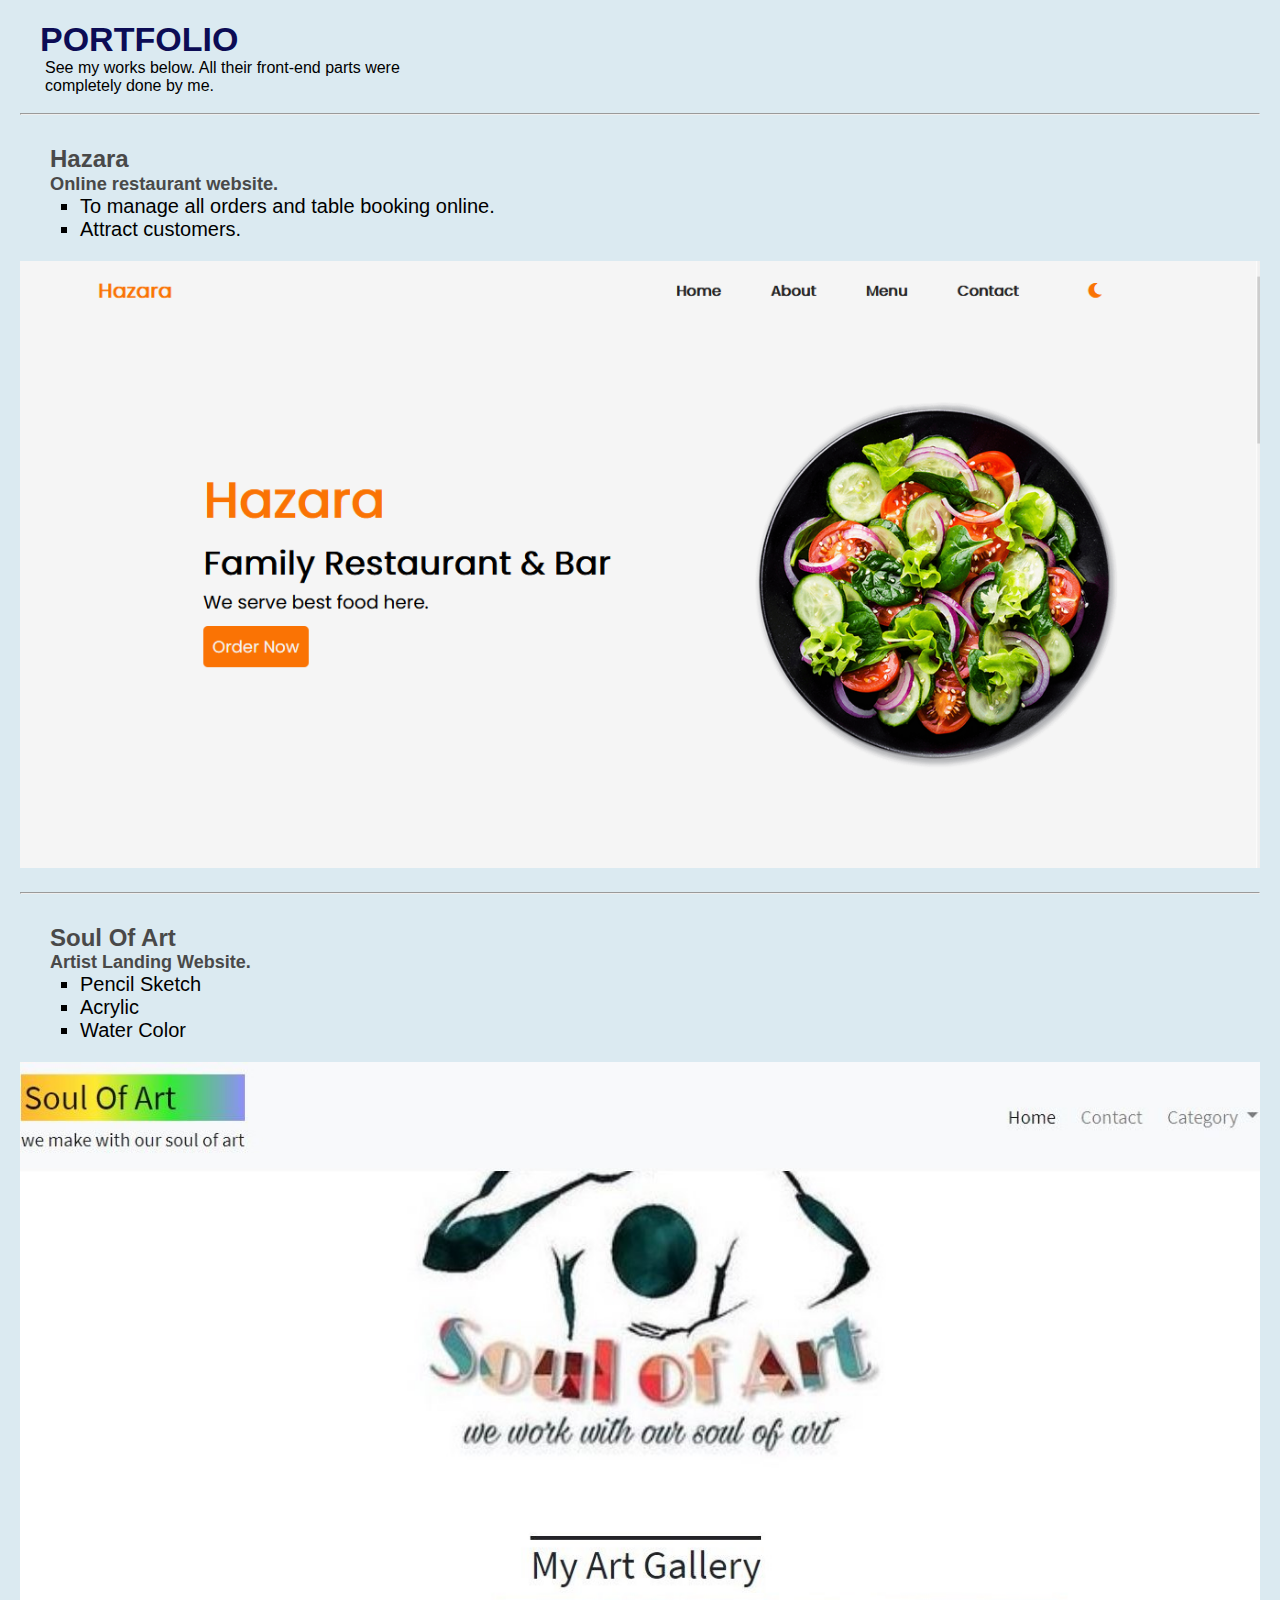
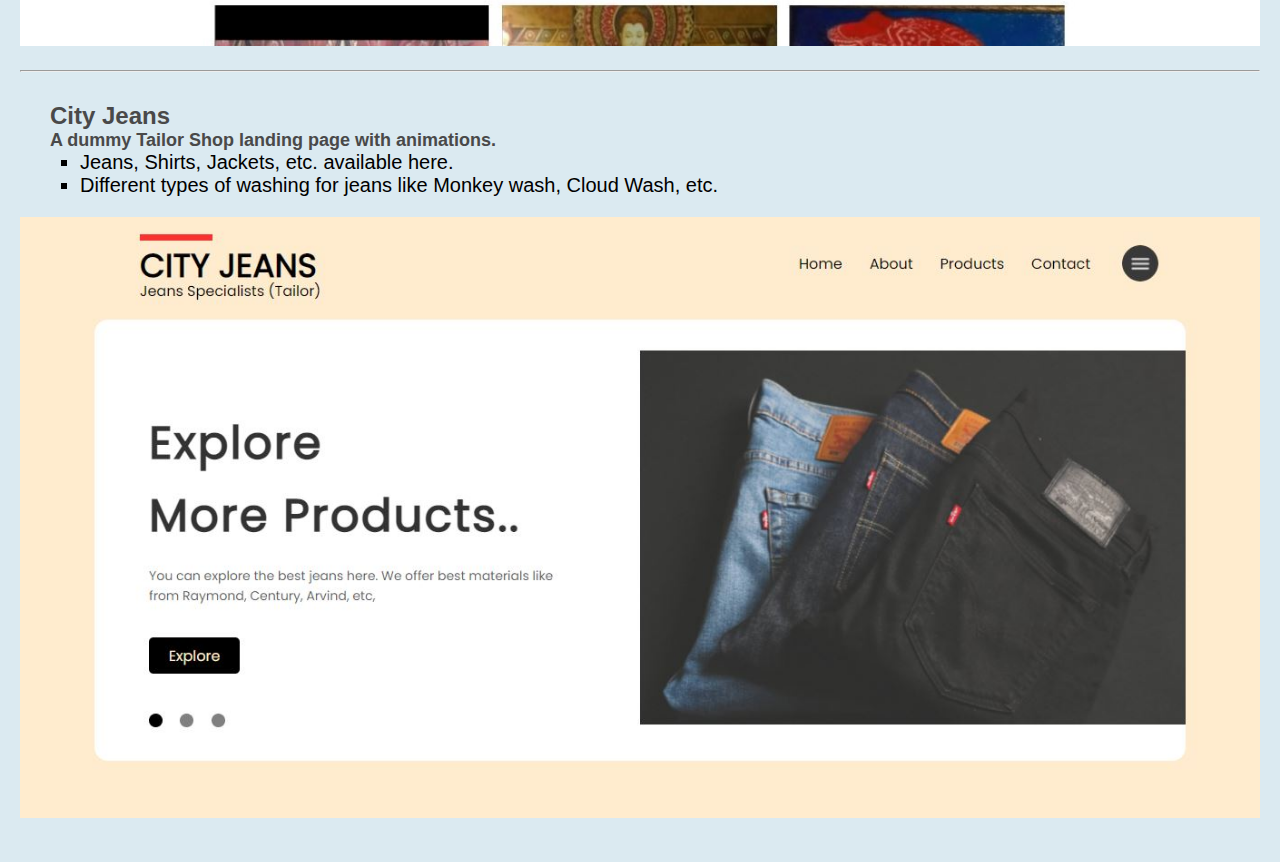
<file: portf.html>
<!DOCTYPE html>
<html lang="en">

<head>
    <meta charset="UTF-8">
    <meta http-equiv="X-UA-Compatible" content="IE=edge">
    <meta name="viewport" content="width=device-width, initial-scale=1.0">
    <title>Portfolio</title>
    <link rel="stylesheet" href="css/style2.css">
</head>

<body>
    <div id="pre-loader">
        <h1>Loading . . .</h1>
    </div>
    <div class="portf-page">
        <div id="portf">
            <h1 style="font-size: 34px;color: rgb(12, 12, 85);padding-left: 20px;">PORTFOLIO</h1>
            <p style="padding-left: 25px;">See my works below. All their front-end parts were<br>completely done by me.</p><br>
            <hr/>
            <div class="works">
                <div id="work1">
                    <div id="hazara">
                        <a href="https://jameelshaikh32.github.io/hazara.github.io">
                            <h2>Hazara</h2>
                            <h5>Online restaurant website.</h5>
                        </a>
                        <ul type="square">
                            <li>To manage all orders and table booking online.</li>
                            <li>Attract customers.</li>
                        </ul>
                    </div>
                    <img src="img/hazara.PNG">
                </div>
                <hr/>
                <div id="work2">
                    <div id="soulofart">
                        <a href="https://ravisahani7.github.io/soul-of-art.github.io">
                            <h2>Soul Of Art</h2>
                            <h4>
                                Artist Landing Website.
                            </h4>
                        </a>
                        <ul type="square">
                            <li>Pencil Sketch</li>
                            <li>Acrylic</li>
                            <li>Water Color</li>
                        </ul>
                    </div>
                    <img src="img/soulofart.JPG">
                </div>
                <hr/>
                <div id="work3">
                    <div id="jeans">
                        <a href="https://jameelshaikh32.github.io/city-jeans/">
                            <h2>City Jeans</h2>
                            <h4>A dummy Tailor Shop landing page with animations.</h4>
                        </a>
                        <ul type="square">
                            <li>Jeans, Shirts, Jackets, etc. available here.</li>
                            <li>Different types of washing for jeans like Monkey wash, Cloud Wash, etc.</li>
                        </ul>
                    </div>
                    <img src="img/cityjeans.jpg">
                </div>
            </div>
        </div>
    </div>

    <script type="text/javascript" src="js/loader.js"></script>
</body>

</html>
</file>
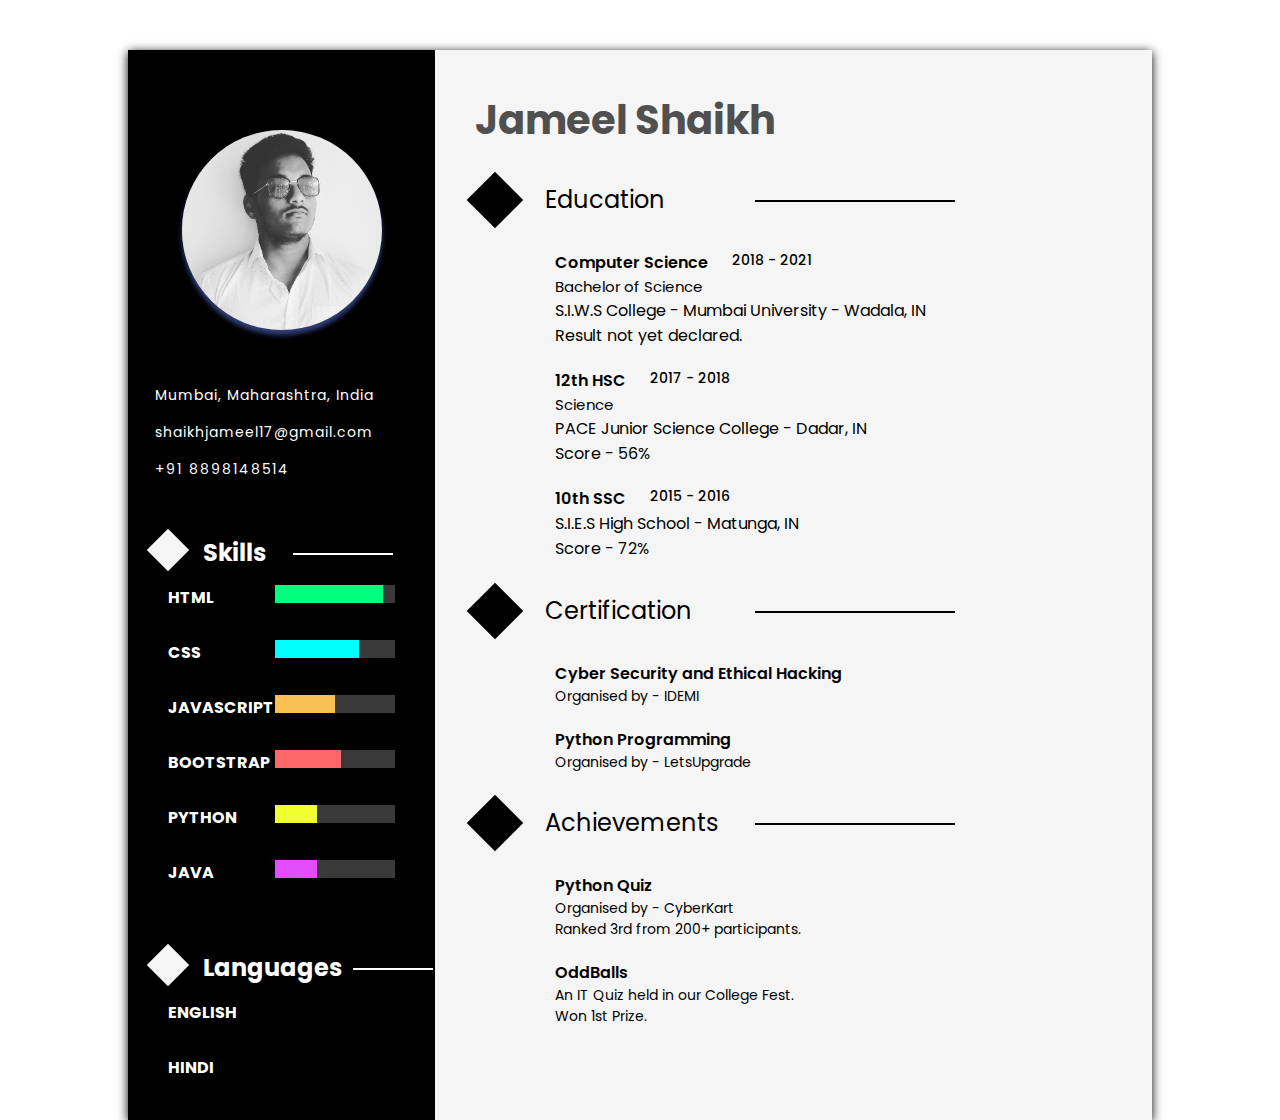
<file: resume.html>
<!DOCTYPE html>
<html lang="en">

<head>
    <meta charset="UTF-8">
    <meta http-equiv="X-UA-Compatible" content="IE=edge">
    <meta name="viewport" content="width=device-width, initial-scale=1.0">
    <title>MY RESUME</title>
    <link rel="icon" href="img/portfolio_icon.png" alt="icon" type="image/x-icon">
    <link rel="stylesheet" href="css/resume.css">
    <link rel="preconnect" href="https://fonts.gstatic.com">
    <link href="https://fonts.googleapis.com/css2?family=Poppins&display=swap" rel="stylesheet">
    <link rel="stylesheet" href="https://cdnjs.cloudflare.com/ajax/libs/font-awesome/5.15.3/css/all.min.css" integrity="sha512-iBBXm8fW90+nuLcSKlbmrPcLa0OT92xO1BIsZ+ywDWZCvqsWgccV3gFoRBv0z+8dLJgyAHIhR35VZc2oM/gI1w==" crossorigin="anonymous" referrerpolicy="no-referrer"
    />
    <script src="https://ajax.googleapis.com/ajax/libs/jquery/3.5.1/jquery.min.js"></script>
</head>

<body>
    <div id="pre-loader">
        <h1>Loading . . .</h1>
    </div>
    <div class="container">
        <div class="left-panel">
            <div id="profile">
                <img src="img/me.jpg">
            </div>
            <div id="details">
                <div id="location">
                    <i class="fas fa-map-marker-alt"></i>
                    <span>Mumbai, Maharashtra, India</span>
                </div>
                <div id="email">
                    <i class="fas fa-envelope"></i>
                    <span><a href="mailto:shaikhjameel17@gmail.com">shaikhjameel17@gmail.com</a></span>
                </div>
                <div id="phone">
                    <i class="fas fa-mobile"></i>
                    <span>+91 8898148514</span>
                </div>
            </div>
            <div id="skills">
                <div id="title">
                    <div id="box">
                        <i class="fas fa-tools"></i>
                    </div>
                    <h2>Skills</h2>
                    <span id="wrap"></span>
                </div>
                <div class="skill">
                    <h2>HTML</h2>
                    <div id="bar">
                        <div id="html"></div>
                    </div>
                </div>
                <div class="skill">
                    <h2>CSS</h2>
                    <div id="bar">
                        <div id="css"></div>
                    </div>
                </div>
                <div class="skill">
                    <h2>Javascript</h2>
                    <div id="bar">
                        <div id="js"></div>
                    </div>
                </div>
                <div class="skill">
                    <h2>BootStrap</h2>
                    <div id="bar">
                        <div id="boot"></div>
                    </div>
                </div>
                <div class="skill">
                    <h2>Python</h2>
                    <div id="bar">
                        <div id="py"></div>
                    </div>
                </div>
                <div class="skill">
                    <h2>Java</h2>
                    <div id="bar">
                        <div id="java"></div>
                    </div>
                </div>
            </div>
            <div id="language">
                <div id="title">
                    <div id="box">
                        <i class="fas fa-language"></i>
                    </div>
                    <h2>Languages</h2>
                    <span id="wrap-lang"></span>
                </div>
                <div id="lang">
                    <h2>English</h2>
                    <div id="stars">
                        <i class="fas fa-star"></i>
                        <i class="fas fa-star"></i>
                        <i class="fas fa-star"></i>
                        <i class="fas fa-star-half-alt"></i>
                        <i class="far fa-star"></i>
                    </div>
                </div>
                <div id="lang">
                    <h2>Hindi</h2>
                    <div id="stars">
                        <i class="fas fa-star"></i>
                        <i class="fas fa-star"></i>
                        <i class="fas fa-star"></i>
                        <i class="fas fa-star"></i>
                        <i class="fas fa-star"></i>
                    </div>
                </div>
            </div>
        </div>
        <div class="right-panel">
            <div id="name">
                <h1>Jameel Shaikh</h1>
            </div>
            <div id="rtitle">
                <div id="rbox">
                    <i class="fas fa-tools"></i>
                </div>
                <h2>Education</h2>
                <span></span>
            </div>
            <div class="education">
                <ul>
                    <li>
                        <div id="degreeDate">
                            <h2>Computer Science</h2>&nbsp;&nbsp;&nbsp;&nbsp;&nbsp;&nbsp;
                            <p>2018 - 2021</p>
                        </div>
                        <div id="degree">Bachelor of Science</div>
                        <div id="degreeclg">
                            <h2>S.I.W.S College - Mumbai University - Wadala, IN</h2>
                        </div>
                        <div id="score">Result not yet declared.</div>
                    </li>
                    <li>
                        <div id="board">
                            <h2>12th HSC</h2>&nbsp;&nbsp;&nbsp;&nbsp;&nbsp;&nbsp;
                            <p>2017 - 2018</p>
                        </div>
                        <div id="stream">Science</div>
                        <div id="clg">
                            <h2>PACE Junior Science College - Dadar, IN</h2>
                        </div>
                        <div id="score">Score - 56%</div>
                    </li>
                    <li>
                        <div id="board">
                            <h2>10th SSC</h2>&nbsp;&nbsp;&nbsp;&nbsp;&nbsp;&nbsp;
                            <p>2015 - 2016</p>
                        </div>
                        <div id="school">
                            <h2>S.I.E.S High School - Matunga, IN</h2>
                        </div>
                        <div id="score">Score - 72%</div>
                    </li>
                </ul>
            </div>
            <div id="rtitle">
                <div id="rbox">
                    <i class="fas fa-certificate"></i>
                </div>
                <h2>Certification</h2>
                <span></span>
            </div>
            <div class="certificate">
                <div id="cert">
                    <h2 id="cert1">Cyber Security and Ethical Hacking</h2>
                    <p>Organised by - IDEMI</p>
                </div>
                <div id="cert">
                    <h2 id="cert2">Python Programming</h2>
                    <p>Organised by - LetsUpgrade</p>
                </div>
            </div>
            <div id="rtitle">
                <div id="rbox">
                    <i class="fas fa-trophy"></i>
                </div>
                <h2>Achievements</h2>
                <span></span>
            </div>
            <div class="achieve">
                <div id="achv">
                    <h2 id="achv1">Python Quiz</h2>
                    <p>Organised by - CyberKart</p>
                    <p>Ranked 3rd from 200+ participants.</p>
                </div>
                <div id="achv">
                    <h2 id="achv2">OddBalls</h2>
                    <p>An IT Quiz held in our College Fest.</p>
                    <p>Won 1st Prize.</p>
                </div>
            </div>
        </div>
        <div id="cyber">
            <img src="img/cyber.JPG" alt="Cyber Security Certificate">
        </div>
        <div id="python">
            <img src="img/python.JPG" alt="Python Programming Certificate">
        </div>
        <div id="cyberKart">
            <img src="img/cyberkart.JPG" alt="CyberKart Certificate">
        </div>
        <div id="oddballs">
            <img src="img/oddballs.JPG" alt="OddBalls Certificate">
        </div>
    </div>
    <script type="text/javascript" src="js/loader.js"></script>
    <script type="text/javascript" src="js/resume.js"></script>
</body>

</html>
</file>
<file: css/style2.css>
* {
    margin: 0;
    padding: 0;
    box-sizing: border-box;
    scroll-behavior: smooth;
}

body {
    width: 100%;
    height: 100vh;
    font-family: 'Poppins', sans-serif;
    display: flex;
}


/* ---------------- Pre - Loader --------------- */

#pre-loader {
    display: flex;
    justify-content: center;
    align-items: center;
    background: white url("../img/loader2.gif") no-repeat center center;
    background-size: 22%;
    height: 100vh;
    width: 100%;
    position: fixed;
    z-index: 100;
}

#pre-loader h1 {
    position: absolute;
    top: 60%;
    font-size: 22px;
    font-weight: 600px;
    color: rgb(79, 3, 114);
}

@media (max-width: 600px) {
    #pre-loader {
        background-size: 60%;
    }
}


/* -------------- Container CSS --------------- */

.container {
    width: 300px;
    height: 100vh;
    background-image: url(../img/bg6.jpg);
    background-repeat: no-repeat;
    background-size: cover;
    position: fixed;
}

.container .sidebar {
    margin: 0;
    padding: 0;
    width: 300px;
    height: 100vh;
    background-color: rgba(12, 12, 85, 0.7);
    text-align: center;
    color: rgb(214, 213, 213);
    position: fixed;
    overflow: hidden;
}

.container .sidebar img {
    width: 200px;
    height: 200px;
    border-radius: 50%;
    margin-top: 7%;
    padding: 20px;
    transition: 0.5s;
}

.container .sidebar a {
    text-decoration: none;
    color: white;
}

.container .sidebar a h2 {
    transition: 0.5s;
}

.container .sidebar a h2:hover {
    color: rgb(240, 240, 4);
}

.container .sidebar a #designation {
    color: rgb(201, 201, 201);
}

.container .sidebar .links {
    margin-top: 20px;
    padding: 35px;
    font-size: 18px;
    font-weight: bold;
}

.container .sidebar .links #full-scrn {
    display: block;
}

.container .sidebar .links a {
    width: 250px;
    text-decoration: none;
    padding: 5px;
    color: whitesmoke;
    border-radius: 3px;
    transition: 0.5s;
}

.container .sidebar .links a.active {
    width: 280px;
    background-color: #fff;
    color: black;
}

.container .sidebar .links a:hover {
    font-size: 20px;
    background-color: rgb(3, 108, 194);
    color: #fff;
}

.container .sidebar .links #mob-dev {
    display: none;
}

.container .sidebar .social-btns {
    text-align: center;
    position: relative;
    bottom: 20px;
    font-size: 18px;
}

.container .sidebar .social-btns a {
    text-decoration: none;
    color: white;
}

.container .sidebar .social-btns i {
    font-size: 26px;
    margin-top: 10px;
    padding: 10px;
    transition: 0.5s;
}

.container .sidebar .social-btns a .fa-facebook:hover {
    color: rgb(71, 71, 250);
}

.container .sidebar .social-btns a .fa-instagram:hover {
    color: crimson;
}

.container .sidebar .social-btns a .fa-github:hover {
    color: black;
}

.container .sidebar .social-btns a .fa-twitter:hover {
    color: rgb(0, 183, 255);
}

.container .sidebar .social-btns i:hover {
    color: rgb(240, 240, 4);
}

.container .sidebar .social-btns p {
    font-size: 14px;
    text-align: center;
    padding: 10px;
}

.details {
    margin-left: 290px;
    width: 90%;
    height: 100%;
    background-color: rgba(255, 255, 255, 0.5);
}

.details #portf {
    padding: 20px;
    color: rgb(73, 73, 73);
}


/*work1*/

.details #portf .works #work1 {
    display: flex;
    justify-content: space-between;
}

.details #portf .works #work1 img {
    width: 350px;
    height: auto;
    padding-top: 10px;
    padding-right: 10px;
}

.details #portf .works #work1 #hazara {
    padding: 40px;
}

.details #portf .works #work1 #hazara ul {
    padding-left: 30px;
    font-size: 20px;
}

.details #portf .works #work1 #hazara a {
    text-decoration: none;
    font-size: 22px;
    color: rgb(73, 73, 73);
    transition: 1s;
}

.details #portf .works #work1 #hazara a h2 {
    font-size: 24px;
}

.details #portf .works #work1 #hazara a:hover {
    color: rgb(6, 6, 110);
}


/*work2*/

.details #portf .works #work2 {
    display: flex;
    justify-content: space-between;
}

.details #portf .works #work2 img {
    width: 350px;
    height: auto;
    padding-top: 10px;
    padding-right: 10px;
}

.details #portf .works #work2 #soulofart {
    padding: 40px;
}

.details #portf .works #work2 #soulofart ul {
    padding-left: 30px;
    font-size: 20px;
}

.details #portf .works #work2 #soulofart a {
    text-decoration: none;
    font-size: 22px;
    color: rgb(73, 73, 73);
    transition: 1s;
}

.details #portf .works #work2 #soulofart a h2 {
    font-size: 24px;
}

.details #portf .works #work2 #soulofart a:hover {
    color: rgb(6, 6, 110);
}


/*work3*/

.details #portf .works #work3 {
    display: flex;
    justify-content: space-between;
}

.details #portf .works #work3 img {
    width: 350px;
    height: auto;
    padding-top: 10px;
    padding-right: 10px;
}

.details #portf .works #work3 #jeans {
    padding: 40px;
}

.details #portf .works #work3 #jeans ul {
    padding-left: 30px;
    font-size: 20px;
}

.details #portf .works #work3 #jeans a {
    text-decoration: none;
    font-size: 22px;
    color: rgb(73, 73, 73);
    transition: 1s;
}

.details #portf .works #work3 #jeans a h2 {
    font-size: 24px;
}

.details #portf .works #work3 #jeans a:hover {
    color: rgb(6, 6, 110);
}


/* ---------- Contact Page ----------- */

.details #contact {
    height: 100%;
    background-color: white;
    margin-left: 20px;
    padding: 50px;
    color: rgb(66, 66, 66);
}

.details #contact h1 {
    font-size: 34px;
}

.details #contact p {
    font-size: 18px;
}

.details #contact #contact-list {
    font-size: 16px;
}

.details #contact i {
    color: rgb(6, 6, 110);
    text-align: right;
}

.details #contact #contact-list a {
    text-decoration: none;
    color: rgb(6, 6, 110);
    font-weight: bold;
}

.details #contact #contact-list i {
    font-weight: bold;
}

@media (max-width:600px) {
    .details {
        display: none;
    }
    .container {
        width: 100vw;
    }
    .container .sidebar {
        width: 100vw;
        text-align: center;
    }
    .container .sidebar a {
        font-size: 20px;
    }
    .container .sidebar a .fab {
        font-size: 26px;
    }
    .container .sidebar .links #full-scrn {
        display: none;
    }
    .container .sidebar .links #mob-dev {
        position: relative;
        top: 0px;
        display: block;
    }
}


/* Contact Page */

.cont-page {
    width: 100vw;
    background-color: slateblue;
    border: 2px solid white;
    padding: 20px;
}

.cont-page h1 {
    font-size: 38px;
    color: springgreen;
}

.cont-page p {
    font-size: 22px;
    padding: 5px;
    color: white;
}

.cont-page #cont-page-list {
    display: block;
    font-size: 18px;
    font-weight: bold;
    text-align: left;
    padding: 20px;
    color: rgb(255, 255, 255);
}

.cont-page #cont-page-list a {
    text-decoration: none;
    color: rgb(255, 255, 255);
}

.cont-page #cont-page-list a:hover {
    color: springgreen;
}


/* Portfolio Page */

.portf-page {
    width: 100vw;
    background-color: rgb(219, 234, 241);
}

.portf-page #portf {
    padding: 20px;
    background-color: rgb(219, 234, 241);
}


/*work1*/

.portf-page #portf .works #work1 {
    display: inline-block;
}

.portf-page #portf .works #work1 img {
    position: relative;
    width: 100%;
    height: auto;
    padding-top: 10px;
    bottom: 20px;
}

.portf-page #portf .works #work1 #hazara {
    padding: 30px;
}

.portf-page #portf .works #work1 #hazara ul {
    padding-left: 30px;
    font-size: 20px;
}

.portf-page #portf .works #work1 #hazara a {
    text-decoration: none;
    font-size: 22px;
    color: rgb(73, 73, 73);
    transition: 1s;
}

.portf-page #portf .works #work1 #hazara a h2 {
    font-size: 24px;
}

.portf-page #portf .works #work1 #hazara a h4 {
    font-size: 18px;
}

.portf-page #portf .works #work1 #hazara a:hover {
    color: rgb(6, 6, 110);
}


/*work2*/

.portf-page #portf .works #work2 {
    display: inline-block;
}

.portf-page #portf .works #work2 img {
    position: relative;
    width: 100%;
    height: auto;
    padding-top: 10px;
    bottom: 20px;
}

.portf-page #portf .works #work2 #soulofart {
    padding: 30px;
}

.portf-page #portf .works #work2 #soulofart ul {
    padding-left: 30px;
    font-size: 20px;
}

.portf-page #portf .works #work2 #soulofart a {
    text-decoration: none;
    font-size: 22px;
    color: rgb(73, 73, 73);
    transition: 1s;
}

.portf-page #portf .works #work2 #soulofart a h2 {
    font-size: 24px;
}

.portf-page #portf .works #work2 #soulofart a h4 {
    font-size: 18px;
}

.portf-page #portf .works #work2 #soulofart a:hover {
    color: rgb(6, 6, 110);
}


/*work3*/

.portf-page #portf .works #work3 {
    display: inline-block;
}

.portf-page #portf .works #work3 img {
    position: relative;
    width: 100%;
    height: auto;
    padding-top: 10px;
    bottom: 20px;
}

.portf-page #portf .works #work3 #jeans {
    padding: 30px;
}

.portf-page #portf .works #work3 #jeans ul {
    padding-left: 30px;
    font-size: 20px;
}

.portf-page #portf .works #work3 #jeans a {
    text-decoration: none;
    font-size: 22px;
    color: rgb(73, 73, 73);
    transition: 1s;
}

.portf-page #portf .works #work3 #jeans a h2 {
    font-size: 24px;
}

.portf-page #portf .works #work3 #jeans a h4 {
    font-size: 18px;
}

.portf-page #portf .works #work3 #jeans a:hover {
    color: rgb(6, 6, 110);
}

@media (max-width: 600px) {
    .portf-page #portf .works #work1 #hazara ul li {
        font-size: 16px;
    }
    .portf-page #portf .works #work2 #soulofart ul li {
        font-size: 16px;
    }
    .portf-page #portf .works #work3 #jeans ul li {
        font-size: 16px;
    }
}
</file>
<file: css/resume.css>
* {
    margin: 0;
    padding: 0;
    box-sizing: border-box;
    font-family: 'Poppins', sans-serif;
}

body {
    width: 100%;
    height: 100vh;
    background-color: white;
}


/* ---------------- Pre - Loader --------------- */

#pre-loader {
    display: flex;
    justify-content: center;
    align-items: center;
    background: white url("../img/loader2.gif") no-repeat center center;
    background-size: 22%;
    height: 100vh;
    width: 100%;
    position: fixed;
    z-index: 100;
}

#pre-loader h1 {
    position: absolute;
    top: 60%;
    font-size: 22px;
    font-weight: 600px;
    color: rgb(79, 3, 114);
}

@media (max-width: 600px) {
    #pre-loader {
        background-size: 60%;
    }
}

.container {
    width: 80%;
    height: auto;
    margin: 50px auto 50px auto;
    display: flex;
    box-shadow: 0 2px 10px black, inset 0 4px 15px black;
}


/* ----------------- Left Panel ----------------- */

.container .left-panel {
    width: 30%;
    background-color: black;
    color: white;
}

#profile {
    display: flex;
    justify-content: center;
    padding: 25px;
    padding-top: 80px;
}

#profile img {
    width: 200px;
    height: 200px;
    border-radius: 50%;
    box-shadow: 0px 5px 5px rgba(99, 127, 248, 0.5), inset 8px 0 5px rgba(255, 255, 255, 0.5);
}

#details {
    padding: 22px;
    font-size: 14px;
    display: flex;
    flex-direction: column;
    justify-content: center;
}

#location {
    padding: 8px 0;
}

#email {
    padding: 8px 0;
}

#phone {
    padding: 8px 0;
}

#location span {
    letter-spacing: 1px;
    padding-left: 5px;
}

#email span {
    letter-spacing: 1px;
    padding-left: 5px;
}

#email span a {
    text-decoration: none;
    color: white;
}

#phone span {
    letter-spacing: 2px;
    padding-left: 5px;
}

#skills {
    padding: 25px;
    display: flex;
    flex-direction: column;
}

#title {
    display: flex;
    position: relative;
}

#title #box {
    width: 30px;
    height: 30px;
    background-color: whitesmoke;
    color: black;
    transform: rotate(45deg);
    display: flex;
    justify-content: center;
    align-items: center;
}

#title #box i {
    transform: rotate(-45deg);
}

#title h2 {
    position: relative;
    left: 20px;
}

#title span {
    position: absolute;
    top: 18px;
    left: 140px;
    width: 100px;
    height: 2px;
    background-color: white;
}

#title #wrap-lang {
    width: 80px;
    left: 200px;
    background-color: white;
}

#skills .skill {
    padding: 15px;
    display: flex;
    justify-content: space-between;
}

#skills .skill h2 {
    font-size: 16px;
    text-transform: uppercase;
    font-weight: 500px;
}

#skills .skill #bar {
    width: 120px;
    height: 18px;
    background-color: rgb(58, 58, 58);
}

#skills .skill #bar #html {
    width: 90%;
    height: 100%;
    background-color: springgreen;
    animation: html 0.5s ease 1s;
}

#skills .skill #bar #css {
    width: 70%;
    height: 100%;
    background-color: cyan;
    animation: css 0.7s ease 1s;
}

#skills .skill #bar #js {
    width: 50%;
    height: 100%;
    background-color: rgb(250, 192, 84);
    animation: js 0.9s ease 1s;
}

#skills .skill #bar #boot {
    width: 55%;
    height: 100%;
    background-color: rgb(255, 104, 104);
    animation: boot 1.1s ease 1s;
}

#skills .skill #bar #py {
    width: 35%;
    height: 100%;
    background-color: rgb(241, 255, 47);
    animation: py 1.3s ease 1s;
}

#skills .skill #bar #java {
    width: 35%;
    height: 100%;
    background-color: rgb(225, 77, 255);
    animation: java 1.5s ease 1s;
}

@keyframes html {
    from {
        width: 0%;
    }
    to {
        width: 90%;
    }
}

@keyframes css {
    from {
        width: 0%;
    }
    to {
        width: 70%;
    }
}

@keyframes js {
    from {
        width: 0%;
    }
    to {
        width: 50%;
    }
}

@keyframes boot {
    from {
        width: 0%;
    }
    to {
        width: 55%;
    }
}

@keyframes py {
    from {
        width: 0%;
    }
    to {
        width: 35%;
    }
}

@keyframes java {
    from {
        width: 0%;
    }
    to {
        width: 35%;
    }
}

#language {
    padding: 25px;
    display: flex;
    flex-direction: column;
}

#language #lang {
    padding: 15px;
    display: flex;
    justify-content: space-between;
}

#language #lang h2 {
    font-size: 16px;
    text-transform: uppercase;
    font-weight: 500px;
}

#language #lang #stars i {
    font-weight: 500px;
    transition: 0.5s;
}


/* ----------------- Right Panel ----------------- */

.container .right-panel {
    width: 70%;
    background-color: whitesmoke;
}

.container .right-panel #name {
    padding: 40px 0 0 40px;
}

.container .right-panel #name h1 {
    font-size: 40px;
    color: rgb(80, 80, 80);
}

#rtitle {
    position: relative;
    display: flex;
    padding: 30px 0 0 40px;
}

#rtitle #rbox {
    width: 40px;
    height: 40px;
    background-color: black;
    color: white;
    transform: rotate(45deg);
    display: flex;
    justify-content: center;
    align-items: center;
}

#rtitle #rbox i {
    transform: rotate(-45deg);
}

#rtitle h2 {
    position: relative;
    left: 30px;
    font-size: 24px;
    font-weight: 400;
    line-height: 40px;
}

#rtitle span {
    position: absolute;
    top: 50px;
    left: 320px;
    width: 200px;
    height: 2px;
    background-color: black;
}


/* ----------------------- EDUCATION SECTION ------------------- */

.education {
    display: flex;
    flex-direction: column;
    padding: 30px 0 0 120px;
}

.education ul {
    list-style: none;
}

.education ul li:first-child {
    margin-top: 0;
}

.education ul li {
    display: flex;
    flex-direction: column;
    margin-top: 20px;
}

.education ul li #degreeDate {
    display: flex;
}

.education ul li #degree {
    font-size: 15px;
}

.education ul li #degreeclg {
    display: flex;
}

.education ul li #degreeclg h2 {
    font-size: 16px;
    font-weight: 400;
}

.education ul li #board {
    display: flex;
}

.education ul li #stream {
    font-size: 15px;
}

.education ul li #clg {
    display: flex;
}

.education ul li #school {
    display: flex;
}

.education ul li #school h2 {
    font-size: 16px;
    font-weight: 400;
}

.education ul li #clg h2 {
    font-size: 16px;
    font-weight: 400;
}

.education ul li h2 {
    font-size: 16px;
    font-weight: 600;
}

.education ul li p {
    font-size: 14px;
    font-weight: 500;
}


/* ----------------------- CERTIFICATE SECTION ------------------- */

.certificate {
    display: flex;
    flex-direction: column;
    padding: 30px 0 0 120px;
}

.certificate #cert:first-child {
    margin-top: 0;
}

.certificate #cert {
    margin-top: 20px;
}

.certificate #cert h2 {
    font-size: 16px;
    font-weight: 600;
}

.certificate #cert p {
    font-size: 14px;
    font-weight: 400;
}


/* ----------------------- ACHIEVEMENTS SECTION ------------------- */

.achieve {
    display: flex;
    flex-direction: column;
    padding: 30px 0 0 120px;
}

.achieve #achv:first-child {
    margin-top: 0;
}

.achieve #achv {
    margin-top: 20px;
}

.achieve #achv h2 {
    font-size: 16px;
    font-weight: 600;
}

.achieve #achv p {
    font-size: 14px;
    font-weight: 400;
}


/* ------------------------------ CERTIFICATES ----------------------- */

#cyber {
    display: none;
    position: absolute;
    top: 75%;
    left: 22%;
    width: 800px;
    height: 600px;
    z-index: 10;
    overflow: hidden;
}

#cyber img {
    box-shadow: 0 12px 10px rgba(0, 0, 0, 0.8), inset 0 12px 15px rgba(0, 0, 0, 0.8);
    border: 5px solid black;
}

#python {
    display: none;
    position: absolute;
    top: 75%;
    left: 15%;
    width: 1000px;
    height: 600px;
    z-index: 10;
    overflow: hidden;
}

#python img {
    box-shadow: 0 12px 10px rgba(0, 0, 0, 0.8), inset 0 12px 15px rgba(0, 0, 0, 0.8);
    border: 5px solid black;
}

#cyberKart {
    display: none;
    position: absolute;
    top: 75%;
    left: 22%;
    width: 800px;
    height: 600px;
    z-index: 10;
    overflow: hidden;
}

#cyberKart img {
    box-shadow: 0 12px 10px rgba(0, 0, 0, 0.8), inset 0 12px 15px rgba(0, 0, 0, 0.8);
    border: 5px solid black;
}

#oddballs {
    display: none;
    position: absolute;
    top: 75%;
    left: 22%;
    width: 800px;
    height: 600px;
    z-index: 10;
    overflow: hidden;
}

#oddballs img {
    box-shadow: 0 12px 10px rgba(0, 0, 0, 0.8), inset 0 12px 15px rgba(0, 0, 0, 0.8);
    border: 5px solid black;
}


/* --------------------- Media Queries ---------------------- */

@media (max-width: 600px) {
    .container {
        width: 100%;
        display: flex;
        margin: 0;
        flex-direction: column;
    }
    .container .left-panel {
        width: 100%;
        height: auto;
    }
    .container .left-panel #profile {
        text-align: center;
    }
    .container .left-panel #details {
        text-align: center;
    }
    #title {
        width: 300px;
        margin-left: 10%;
        margin-bottom: 5%;
    }
    .container .right-panel {
        width: 100%;
        overflow: hidden;
    }
    .container .right-panel #name h1 {
        font-size: 32px;
        text-align: center;
    }
    .container .right-panel #rtitle {
        padding: 20px 0 0 20px;
    }
    .container .right-panel .education {
        padding: 40px 0 40px 25px;
    }
    .container .right-panel .education ul li #degreeDate {
        font-size: 14px;
    }
    .container .right-panel .education ul li #degreeclg {
        width: 100%;
        font-size: 14px;
    }
    .container .right-panel .education ul li #clg {
        width: 100%;
    }
    .container .right-panel .education ul li #school {
        width: 100%;
    }
    .container .right-panel .certificate {
        padding: 40px 0 40px 25px
    }
    .container .right-panel .certificate #cert h2 {
        font-size: 14px;
    }
    .container .right-panel .achieve {
        padding: 40px 0 40px 25px
    }
    .container .right-panel .achieve #achv h2 {
        font-size: 14px;
    }
    .container .right-panel span {
        display: none;
    }
}
</file>
